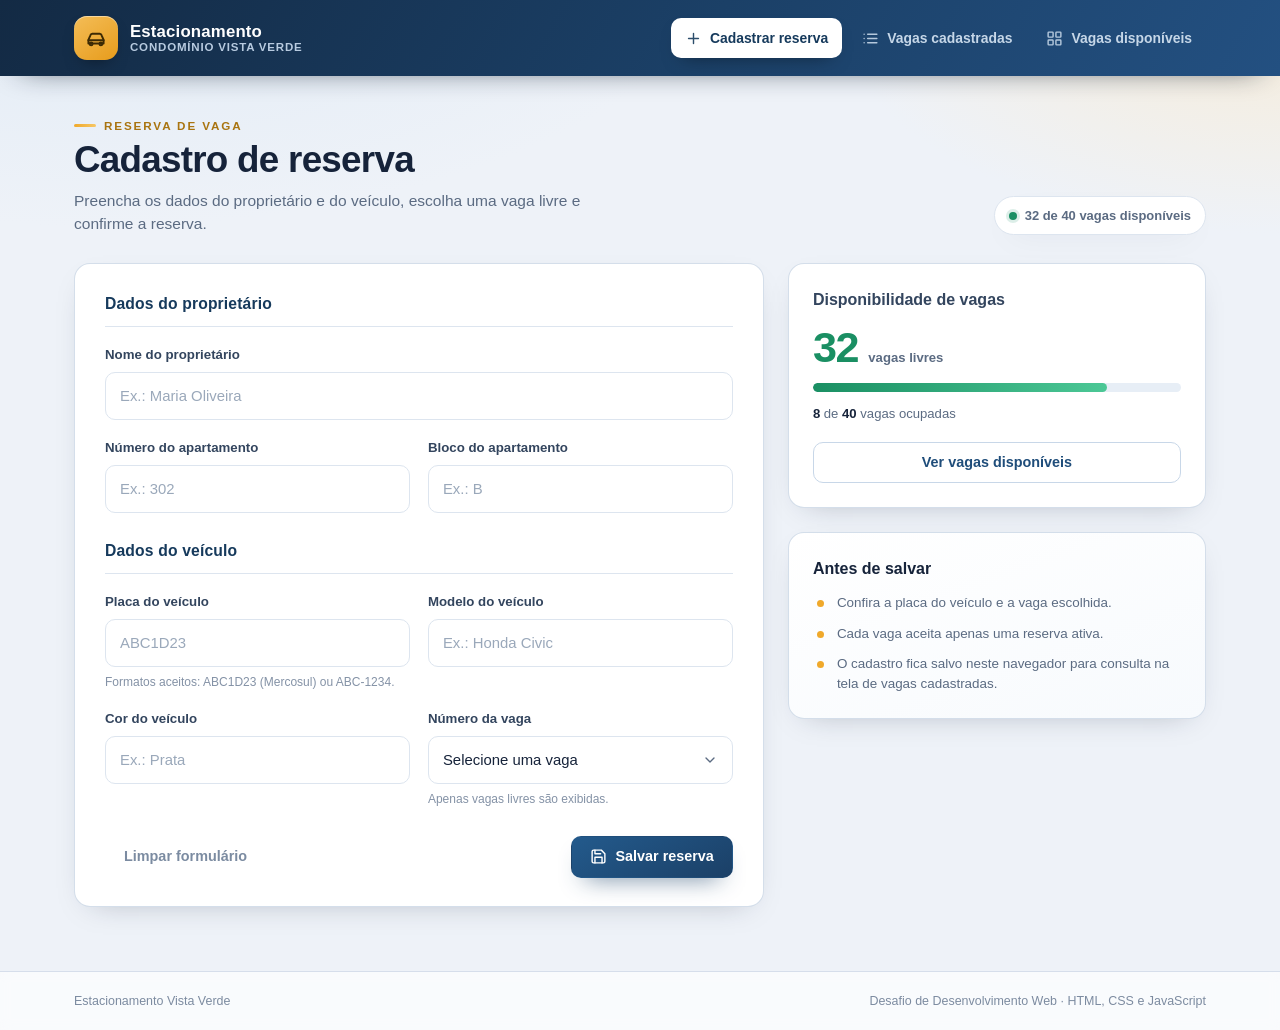
<file: index.html>
<!DOCTYPE html>
<html lang="pt-BR">
<head>
  <meta charset="UTF-8">
  <meta name="viewport" content="width=device-width, initial-scale=1.0">
  <meta name="description" content="Cadastro de reserva de vagas do estacionamento do Condomínio Vista Verde.">
  <title>Cadastro de reserva | Estacionamento Vista Verde</title>
  <link rel="stylesheet" href="css/style.css">
</head>
<body>
  <header class="topbar">
    <div class="container topbar__inner">
      <a class="brand" href="index.html" aria-label="Estacionamento Vista Verde - início">
        <span class="brand__mark" aria-hidden="true">
          <svg viewBox="0 0 24 24" fill="none" stroke="currentColor" stroke-width="1.8" stroke-linecap="round" stroke-linejoin="round">
            <path d="M5 17h14v-3.2l-1.8-4.3A2 2 0 0 0 15.4 8H8.6a2 2 0 0 0-1.8 1.5L5 13.8V17Z"/>
            <path d="M5 14h14"/>
            <circle cx="7.5" cy="17.5" r="1.3"/>
            <circle cx="16.5" cy="17.5" r="1.3"/>
          </svg>
        </span>
        <span class="brand__text">
          <span class="brand__name">Estacionamento</span>
          <span class="brand__sub">Condomínio Vista Verde</span>
        </span>
      </a>

      <nav class="nav" aria-label="Navegação principal">
        <a class="nav__link is-active" href="index.html" aria-current="page">
          <svg viewBox="0 0 24 24" fill="none" stroke="currentColor" stroke-width="2" stroke-linecap="round" stroke-linejoin="round" aria-hidden="true">
            <path d="M12 5v14M5 12h14"/>
          </svg>
          Cadastrar reserva
        </a>
        <a class="nav__link" href="vagas.html">
          <svg viewBox="0 0 24 24" fill="none" stroke="currentColor" stroke-width="2" stroke-linecap="round" stroke-linejoin="round" aria-hidden="true">
            <path d="M8 6h13M8 12h13M8 18h13M3 6h.01M3 12h.01M3 18h.01"/>
          </svg>
          Vagas cadastradas
        </a>
        <a class="nav__link" href="disponiveis.html">
          <svg viewBox="0 0 24 24" fill="none" stroke="currentColor" stroke-width="2" stroke-linecap="round" stroke-linejoin="round" aria-hidden="true">
            <rect x="3" y="3" width="7" height="7" rx="1"/>
            <rect x="14" y="3" width="7" height="7" rx="1"/>
            <rect x="3" y="14" width="7" height="7" rx="1"/>
            <rect x="14" y="14" width="7" height="7" rx="1"/>
          </svg>
          Vagas disponíveis
        </a>
      </nav>
    </div>
  </header>

  <main class="container page">
    <div class="page__header">
      <div class="page__heading">
        <span class="eyebrow">Reserva de vaga</span>
        <h1>Cadastro de reserva</h1>
        <p>Preencha os dados do proprietário e do veículo, escolha uma vaga livre e confirme a reserva.</p>
      </div>
      <span class="badge" id="resumo-vagas">Carregando vagas...</span>
    </div>

    <div class="layout-cadastro">
      <section class="card form-card" aria-labelledby="form-title">
        <form id="form-reserva">
          <fieldset class="form-section">
            <legend id="form-title">Dados do proprietário</legend>
            <div class="form-grid">
              <div class="field field--full">
                <label for="proprietario">Nome do proprietário</label>
                <input type="text" id="proprietario" name="proprietario" placeholder="Ex.: Maria Oliveira" maxlength="80" autocomplete="name" required>
              </div>
              <div class="field">
                <label for="apartamento">Número do apartamento</label>
                <input type="text" id="apartamento" name="apartamento" placeholder="Ex.: 302" maxlength="10" required>
              </div>
              <div class="field">
                <label for="bloco">Bloco do apartamento</label>
                <input type="text" id="bloco" name="bloco" placeholder="Ex.: B" maxlength="10" required>
              </div>
            </div>
          </fieldset>

          <fieldset class="form-section">
            <legend>Dados do veículo</legend>
            <div class="form-grid">
              <div class="field">
                <label for="placa">Placa do veículo</label>
                <input type="text" id="placa" name="placa" placeholder="ABC1D23" maxlength="8" autocomplete="off" spellcheck="false" required>
                <small class="field__hint">Formatos aceitos: ABC1D23 (Mercosul) ou ABC-1234.</small>
              </div>
              <div class="field">
                <label for="modelo">Modelo do veículo</label>
                <input type="text" id="modelo" name="modelo" placeholder="Ex.: Honda Civic" maxlength="60" required>
              </div>
              <div class="field">
                <label for="cor">Cor do veículo</label>
                <input type="text" id="cor" name="cor" list="lista-cores" placeholder="Ex.: Prata" maxlength="30" required>
                <datalist id="lista-cores">
                  <option value="Branco"></option>
                  <option value="Preto"></option>
                  <option value="Prata"></option>
                  <option value="Cinza"></option>
                  <option value="Vermelho"></option>
                  <option value="Azul"></option>
                  <option value="Verde"></option>
                  <option value="Amarelo"></option>
                  <option value="Laranja"></option>
                </datalist>
              </div>
              <div class="field">
                <label for="vaga">Número da vaga</label>
                <select id="vaga" name="vaga" required>
                  <option value="">Selecione uma vaga</option>
                </select>
                <small class="field__hint">Apenas vagas livres são exibidas.</small>
              </div>
            </div>
          </fieldset>

          <div class="form-erro" id="form-erro" role="alert" hidden></div>

          <div class="form-actions">
            <button type="reset" class="btn btn--ghost">Limpar formulário</button>
            <button type="submit" class="btn btn--primary" id="btn-salvar">
              <svg viewBox="0 0 24 24" fill="none" stroke="currentColor" stroke-width="2" stroke-linecap="round" stroke-linejoin="round" aria-hidden="true">
                <path d="M19 21H5a2 2 0 0 1-2-2V5a2 2 0 0 1 2-2h11l5 5v11a2 2 0 0 1-2 2Z"/>
                <path d="M17 21v-8H7v8M7 3v5h8"/>
              </svg>
              Salvar reserva
            </button>
          </div>
        </form>
      </section>

      <aside class="layout-cadastro__aside">
        <section class="card stat-card" aria-labelledby="stat-title">
          <h2 id="stat-title">Disponibilidade de vagas</h2>
          <div class="stat-card__value">
            <span id="livres-count">0</span>
            <small>vagas livres</small>
          </div>
          <div class="progress" aria-hidden="true">
            <span class="progress__bar" id="progress-bar"></span>
          </div>
          <p class="stat-card__legend">
            <strong id="ocupadas-count">0</strong> de
            <strong id="total-count">0</strong> vagas ocupadas
          </p>
          <a class="btn btn--outline btn--block" href="disponiveis.html">Ver vagas disponíveis</a>
        </section>

        <section class="card tips-card">
          <h2>Antes de salvar</h2>
          <ul>
            <li>Confira a placa do veículo e a vaga escolhida.</li>
            <li>Cada vaga aceita apenas uma reserva ativa.</li>
            <li>O cadastro fica salvo neste navegador para consulta na tela de vagas cadastradas.</li>
          </ul>
        </section>
      </aside>
    </div>
  </main>

  <footer class="footer">
    <div class="container footer__inner">
      <span>Estacionamento Vista Verde</span>
      <span>Desafio de Desenvolvimento Web · HTML, CSS e JavaScript</span>
    </div>
  </footer>

  <div class="modal" id="modal" role="dialog" aria-modal="true" aria-labelledby="modal-title" hidden>
    <div class="modal__overlay" data-modal-close></div>
    <div class="modal__dialog">
      <div class="modal__icon" data-modal-icon></div>
      <h2 class="modal__title" id="modal-title" data-modal-title></h2>
      <p class="modal__message" data-modal-message></p>
      <div class="modal__actions" data-modal-actions></div>
    </div>
  </div>

  <script src="js/config.js"></script>
  <script src="js/utils/Formatadores.js"></script>
  <script src="js/utils/Validador.js"></script>
  <script src="js/services/StorageService.js"></script>
  <script src="js/models/Reserva.js"></script>
  <script src="js/data/seed.js"></script>
  <script src="js/models/ReservaModel.js"></script>
  <script src="js/components/Modal.js"></script>
  <script src="js/views/CadastroView.js"></script>
  <script src="js/controllers/CadastroController.js"></script>
  <script src="js/pages/cadastro.js"></script>
</body>
</html>
</file>
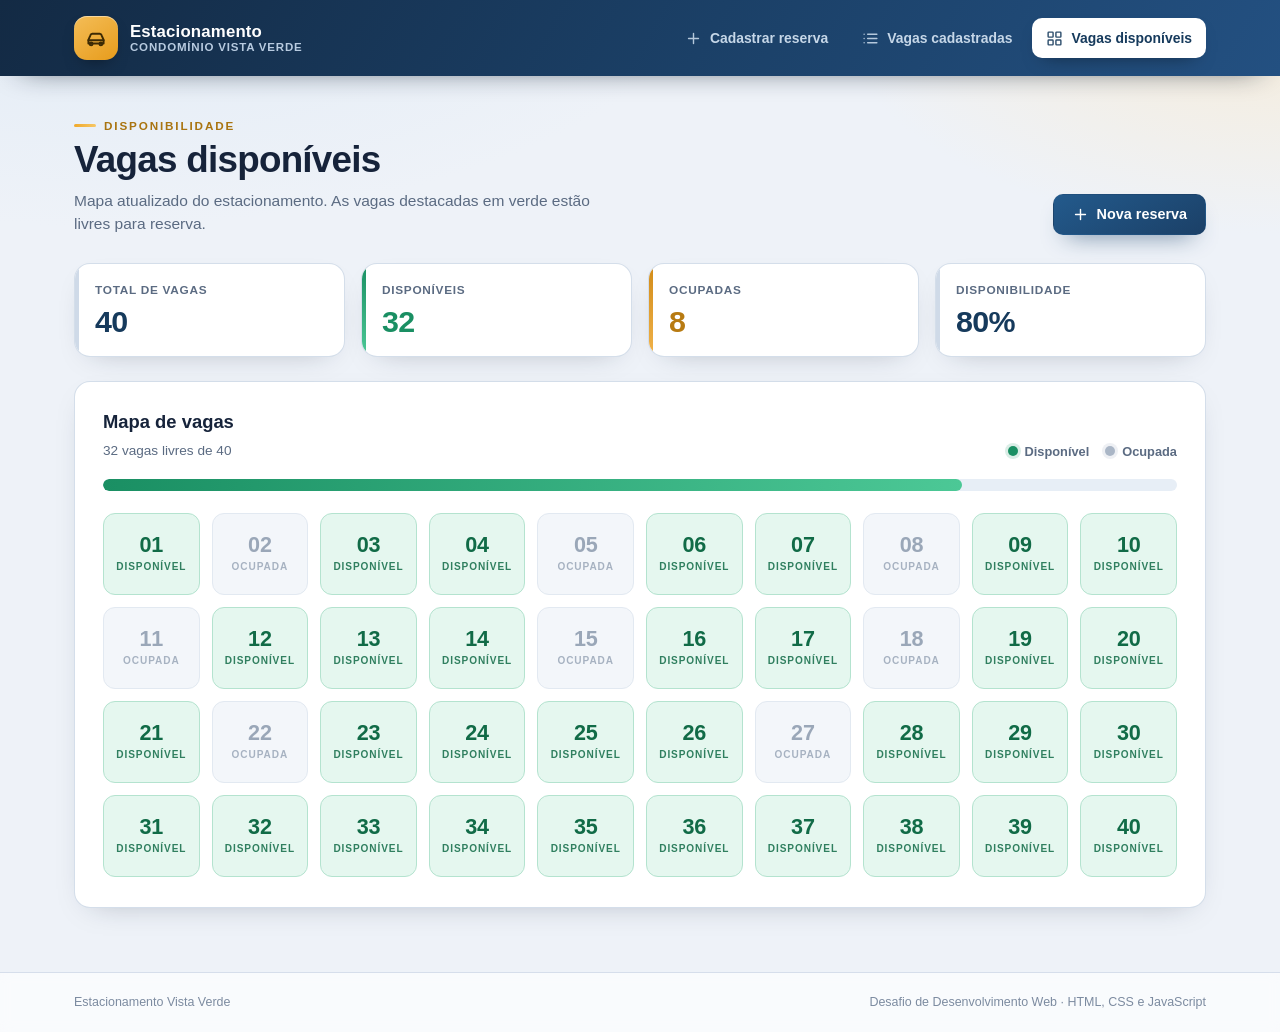
<file: disponiveis.html>
<!DOCTYPE html>
<html lang="pt-BR">
<head>
  <meta charset="UTF-8">
  <meta name="viewport" content="width=device-width, initial-scale=1.0">
  <meta name="description" content="Vagas de estacionamento disponíveis no Condomínio Vista Verde.">
  <title>Vagas disponíveis | Estacionamento Vista Verde</title>
  <link rel="stylesheet" href="css/style.css">
</head>
<body>
  <header class="topbar">
    <div class="container topbar__inner">
      <a class="brand" href="index.html" aria-label="Estacionamento Vista Verde - início">
        <span class="brand__mark" aria-hidden="true">
          <svg viewBox="0 0 24 24" fill="none" stroke="currentColor" stroke-width="1.8" stroke-linecap="round" stroke-linejoin="round">
            <path d="M5 17h14v-3.2l-1.8-4.3A2 2 0 0 0 15.4 8H8.6a2 2 0 0 0-1.8 1.5L5 13.8V17Z"/>
            <path d="M5 14h14"/>
            <circle cx="7.5" cy="17.5" r="1.3"/>
            <circle cx="16.5" cy="17.5" r="1.3"/>
          </svg>
        </span>
        <span class="brand__text">
          <span class="brand__name">Estacionamento</span>
          <span class="brand__sub">Condomínio Vista Verde</span>
        </span>
      </a>

      <nav class="nav" aria-label="Navegação principal">
        <a class="nav__link" href="index.html">
          <svg viewBox="0 0 24 24" fill="none" stroke="currentColor" stroke-width="2" stroke-linecap="round" stroke-linejoin="round" aria-hidden="true">
            <path d="M12 5v14M5 12h14"/>
          </svg>
          Cadastrar reserva
        </a>
        <a class="nav__link" href="vagas.html">
          <svg viewBox="0 0 24 24" fill="none" stroke="currentColor" stroke-width="2" stroke-linecap="round" stroke-linejoin="round" aria-hidden="true">
            <path d="M8 6h13M8 12h13M8 18h13M3 6h.01M3 12h.01M3 18h.01"/>
          </svg>
          Vagas cadastradas
        </a>
        <a class="nav__link is-active" href="disponiveis.html" aria-current="page">
          <svg viewBox="0 0 24 24" fill="none" stroke="currentColor" stroke-width="2" stroke-linecap="round" stroke-linejoin="round" aria-hidden="true">
            <rect x="3" y="3" width="7" height="7" rx="1"/>
            <rect x="14" y="3" width="7" height="7" rx="1"/>
            <rect x="3" y="14" width="7" height="7" rx="1"/>
            <rect x="14" y="14" width="7" height="7" rx="1"/>
          </svg>
          Vagas disponíveis
        </a>
      </nav>
    </div>
  </header>

  <main class="container page">
    <div class="page__header">
      <div class="page__heading">
        <span class="eyebrow">Disponibilidade</span>
        <h1>Vagas disponíveis</h1>
        <p>Mapa atualizado do estacionamento. As vagas destacadas em verde estão livres para reserva.</p>
      </div>
      <a class="btn btn--primary" href="index.html">
        <svg viewBox="0 0 24 24" fill="none" stroke="currentColor" stroke-width="2" stroke-linecap="round" stroke-linejoin="round" aria-hidden="true">
          <path d="M12 5v14M5 12h14"/>
        </svg>
        Nova reserva
      </a>
    </div>

    <section class="stats-row" aria-label="Resumo da disponibilidade">
      <article class="card stat-mini">
        <span class="stat-mini__label">Total de vagas</span>
        <strong class="stat-mini__value" id="disp-total">0</strong>
      </article>
      <article class="card stat-mini stat-mini--success">
        <span class="stat-mini__label">Disponíveis</span>
        <strong class="stat-mini__value" id="disp-livres">0</strong>
      </article>
      <article class="card stat-mini stat-mini--warning">
        <span class="stat-mini__label">Ocupadas</span>
        <strong class="stat-mini__value" id="disp-ocupadas">0</strong>
      </article>
      <article class="card stat-mini">
        <span class="stat-mini__label">Disponibilidade</span>
        <strong class="stat-mini__value" id="disp-percentual">0%</strong>
      </article>
    </section>

    <section class="card map-card" aria-labelledby="mapa-title">
      <div class="map-card__header">
        <div>
          <h2 id="mapa-title">Mapa de vagas</h2>
          <p class="map-card__sub" id="disp-resumo"></p>
        </div>
        <div class="legend" aria-label="Legenda">
          <span><i class="dot dot--free"></i> Disponível</span>
          <span><i class="dot dot--busy"></i> Ocupada</span>
        </div>
      </div>

      <div class="progress progress--lg" aria-hidden="true">
        <span class="progress__bar" id="disp-barra"></span>
      </div>

      <div class="grid-vagas" id="grid-vagas"></div>
    </section>
  </main>

  <footer class="footer">
    <div class="container footer__inner">
      <span>Estacionamento Vista Verde</span>
      <span>Desafio de Desenvolvimento Web · HTML, CSS e JavaScript</span>
    </div>
  </footer>

  <script src="js/config.js"></script>
  <script src="js/utils/Formatadores.js"></script>
  <script src="js/services/StorageService.js"></script>
  <script src="js/models/Reserva.js"></script>
  <script src="js/data/seed.js"></script>
  <script src="js/models/ReservaModel.js"></script>
  <script src="js/views/DisponiveisView.js"></script>
  <script src="js/controllers/DisponiveisController.js"></script>
  <script src="js/pages/disponiveis.js"></script>
</body>
</html>
</file>
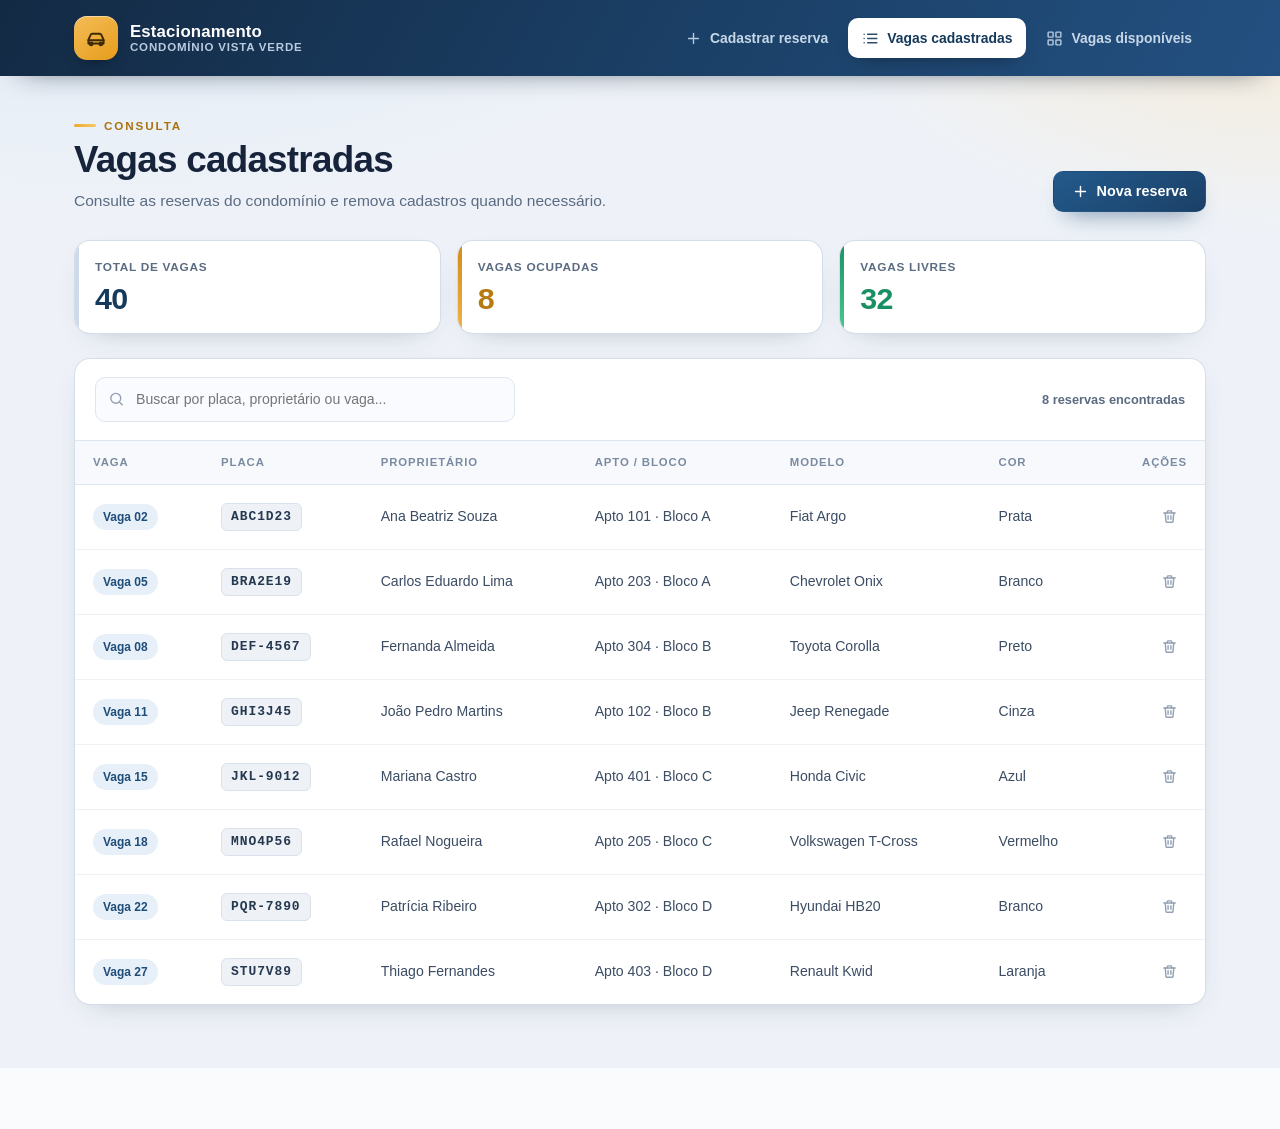
<file: vagas.html>
<!DOCTYPE html>
<html lang="pt-BR">
<head>
  <meta charset="UTF-8">
  <meta name="viewport" content="width=device-width, initial-scale=1.0">
  <meta name="description" content="Listagem das vagas de estacionamento cadastradas no Condomínio Vista Verde.">
  <title>Vagas cadastradas | Estacionamento Vista Verde</title>
  <link rel="stylesheet" href="css/style.css">
</head>
<body>
  <header class="topbar">
    <div class="container topbar__inner">
      <a class="brand" href="index.html" aria-label="Estacionamento Vista Verde - início">
        <span class="brand__mark" aria-hidden="true">
          <svg viewBox="0 0 24 24" fill="none" stroke="currentColor" stroke-width="1.8" stroke-linecap="round" stroke-linejoin="round">
            <path d="M5 17h14v-3.2l-1.8-4.3A2 2 0 0 0 15.4 8H8.6a2 2 0 0 0-1.8 1.5L5 13.8V17Z"/>
            <path d="M5 14h14"/>
            <circle cx="7.5" cy="17.5" r="1.3"/>
            <circle cx="16.5" cy="17.5" r="1.3"/>
          </svg>
        </span>
        <span class="brand__text">
          <span class="brand__name">Estacionamento</span>
          <span class="brand__sub">Condomínio Vista Verde</span>
        </span>
      </a>

      <nav class="nav" aria-label="Navegação principal">
        <a class="nav__link" href="index.html">
          <svg viewBox="0 0 24 24" fill="none" stroke="currentColor" stroke-width="2" stroke-linecap="round" stroke-linejoin="round" aria-hidden="true">
            <path d="M12 5v14M5 12h14"/>
          </svg>
          Cadastrar reserva
        </a>
        <a class="nav__link is-active" href="vagas.html" aria-current="page">
          <svg viewBox="0 0 24 24" fill="none" stroke="currentColor" stroke-width="2" stroke-linecap="round" stroke-linejoin="round" aria-hidden="true">
            <path d="M8 6h13M8 12h13M8 18h13M3 6h.01M3 12h.01M3 18h.01"/>
          </svg>
          Vagas cadastradas
        </a>
        <a class="nav__link" href="disponiveis.html">
          <svg viewBox="0 0 24 24" fill="none" stroke="currentColor" stroke-width="2" stroke-linecap="round" stroke-linejoin="round" aria-hidden="true">
            <rect x="3" y="3" width="7" height="7" rx="1"/>
            <rect x="14" y="3" width="7" height="7" rx="1"/>
            <rect x="3" y="14" width="7" height="7" rx="1"/>
            <rect x="14" y="14" width="7" height="7" rx="1"/>
          </svg>
          Vagas disponíveis
        </a>
      </nav>
    </div>
  </header>

  <main class="container page">
    <div class="page__header">
      <div class="page__heading">
        <span class="eyebrow">Consulta</span>
        <h1>Vagas cadastradas</h1>
        <p>Consulte as reservas do condomínio e remova cadastros quando necessário.</p>
      </div>
      <a class="btn btn--primary" href="index.html">
        <svg viewBox="0 0 24 24" fill="none" stroke="currentColor" stroke-width="2" stroke-linecap="round" stroke-linejoin="round" aria-hidden="true">
          <path d="M12 5v14M5 12h14"/>
        </svg>
        Nova reserva
      </a>
    </div>

    <section class="stats-row" aria-label="Resumo das vagas">
      <article class="card stat-mini">
        <span class="stat-mini__label">Total de vagas</span>
        <strong class="stat-mini__value" id="stat-total">0</strong>
      </article>
      <article class="card stat-mini stat-mini--warning">
        <span class="stat-mini__label">Vagas ocupadas</span>
        <strong class="stat-mini__value" id="stat-ocupadas">0</strong>
      </article>
      <article class="card stat-mini stat-mini--success">
        <span class="stat-mini__label">Vagas livres</span>
        <strong class="stat-mini__value" id="stat-livres">0</strong>
      </article>
    </section>

    <section class="card table-card" aria-labelledby="tabela-title">
      <div class="table-toolbar">
        <h2 class="sr-only" id="tabela-title">Lista de reservas</h2>
        <div class="search">
          <svg viewBox="0 0 24 24" fill="none" stroke="currentColor" stroke-width="2" stroke-linecap="round" stroke-linejoin="round" aria-hidden="true">
            <circle cx="11" cy="11" r="7"/>
            <path d="m20 20-3.2-3.2"/>
          </svg>
          <input type="search" id="busca" placeholder="Buscar por placa, proprietário ou vaga..." aria-label="Buscar reservas">
        </div>
        <span class="table-toolbar__count" id="contador-resultados"></span>
      </div>

      <div class="table-wrap">
        <table class="tabela" id="tabela-vagas">
          <thead>
            <tr>
              <th scope="col">Vaga</th>
              <th scope="col">Placa</th>
              <th scope="col">Proprietário</th>
              <th scope="col">Apto / Bloco</th>
              <th scope="col">Modelo</th>
              <th scope="col">Cor</th>
              <th scope="col" class="text-right">Ações</th>
            </tr>
          </thead>
          <tbody id="tabela-corpo"></tbody>
        </table>

        <div class="empty-state" id="tabela-vazia" hidden>
          <span class="empty-state__icon" aria-hidden="true">
            <svg viewBox="0 0 24 24" fill="none" stroke="currentColor" stroke-width="1.8" stroke-linecap="round" stroke-linejoin="round">
              <path d="M5 17h14v-3.2l-1.8-4.3A2 2 0 0 0 15.4 8H8.6a2 2 0 0 0-1.8 1.5L5 13.8V17Z"/>
              <path d="M5 14h14"/>
              <circle cx="7.5" cy="17.5" r="1.3"/>
              <circle cx="16.5" cy="17.5" r="1.3"/>
            </svg>
          </span>
          <h2>Nenhuma reserva encontrada</h2>
          <p>Ajuste os termos da busca ou cadastre uma nova reserva.</p>
          <a class="btn btn--primary" href="index.html">Cadastrar reserva</a>
        </div>
      </div>
    </section>
  </main>

  <footer class="footer">
    <div class="container footer__inner">
      <span>Estacionamento Vista Verde</span>
      <span>Desafio de Desenvolvimento Web · HTML, CSS e JavaScript</span>
    </div>
  </footer>

  <div class="toast" id="toast" role="status" aria-live="polite" hidden>
    <svg viewBox="0 0 24 24" fill="none" stroke="currentColor" stroke-width="2.2" stroke-linecap="round" stroke-linejoin="round" aria-hidden="true">
      <path d="m5 12.5 4.5 4.5L19 7.5"/>
    </svg>
    <span id="toast-mensagem"></span>
  </div>

  <div class="modal" id="modal" role="dialog" aria-modal="true" aria-labelledby="modal-title" hidden>
    <div class="modal__overlay" data-modal-close></div>
    <div class="modal__dialog">
      <div class="modal__icon" data-modal-icon></div>
      <h2 class="modal__title" id="modal-title" data-modal-title></h2>
      <p class="modal__message" data-modal-message></p>
      <div class="modal__actions" data-modal-actions></div>
    </div>
  </div>

  <script src="js/config.js"></script>
  <script src="js/utils/Formatadores.js"></script>
  <script src="js/utils/Validador.js"></script>
  <script src="js/services/StorageService.js"></script>
  <script src="js/models/Reserva.js"></script>
  <script src="js/data/seed.js"></script>
  <script src="js/models/ReservaModel.js"></script>
  <script src="js/components/Modal.js"></script>
  <script src="js/views/ListaView.js"></script>
  <script src="js/controllers/ListaController.js"></script>
  <script src="js/pages/vagas.js"></script>
</body>
</html>
</file>
<file: css/style.css>
*,
*::before,
*::after {
  box-sizing: border-box;
}

[hidden] {
  display: none !important;
}

:root {
  --bg: #eef2f8;
  --surface: #ffffff;
  --surface-2: #f7f9fc;
  --ink: #16233a;
  --ink-soft: #5b6b82;
  --line: #dde5ef;
  --primary: #1f4d7a;
  --primary-dark: #163a5c;
  --primary-soft: #e7f0f8;
  --accent: #f0a92b;
  --success: #1a8f63;
  --success-soft: #e5f7ef;
  --danger: #cf4040;
  --danger-soft: #fdeaea;
  --radius: 16px;
  --radius-sm: 10px;
  --shadow: 0 10px 30px -18px rgba(22, 35, 58, 0.35);
  --shadow-lg: 0 25px 60px -30px rgba(22, 35, 58, 0.45);
  --font: "Segoe UI", "Inter", Roboto, "Helvetica Neue", Arial, sans-serif;
}

html {
  -webkit-text-size-adjust: 100%;
}

body {
  margin: 0;
  min-height: 100vh;
  display: flex;
  flex-direction: column;
  font-family: var(--font);
  font-size: 16px;
  line-height: 1.5;
  color: var(--ink);
  background:
    radial-gradient(1200px 600px at 8% -10%, #dfeaf5 0%, transparent 55%),
    radial-gradient(1000px 520px at 100% 0%, #f7ecd8 0%, transparent 45%),
    var(--bg);
}

::selection {
  background: rgba(240, 169, 43, 0.35);
}

h1,
h2,
h3,
p {
  margin-top: 0;
}

img,
svg {
  display: block;
}

a {
  color: var(--primary);
}

.container {
  width: 100%;
  max-width: 1180px;
  margin-inline: auto;
  padding-inline: 24px;
}

.sr-only {
  position: absolute;
  width: 1px;
  height: 1px;
  padding: 0;
  margin: -1px;
  overflow: hidden;
  clip: rect(0, 0, 0, 0);
  white-space: nowrap;
  border: 0;
}

a.btn:focus-visible,
button:focus-visible {
  outline: 3px solid rgba(240, 169, 43, 0.7);
  outline-offset: 2px;
}

.topbar {
  position: sticky;
  top: 0;
  z-index: 40;
  color: #fff;
  background: linear-gradient(120deg, #132a44 0%, #1b4067 55%, #235081 100%);
  box-shadow: 0 12px 30px -22px rgba(11, 25, 42, 0.9);
}

.topbar__inner {
  display: flex;
  align-items: center;
  justify-content: space-between;
  gap: 24px;
  min-height: 76px;
  padding-block: 12px;
}

.brand {
  display: flex;
  align-items: center;
  gap: 12px;
  color: inherit;
  text-decoration: none;
}

.brand__mark {
  flex: 0 0 auto;
  width: 44px;
  height: 44px;
  display: grid;
  place-items: center;
  border-radius: 13px;
  color: #3c2a04;
  background: linear-gradient(145deg, #f4bd57, #e79c1c);
  box-shadow:
    inset 0 1px 0 rgba(255, 255, 255, 0.45),
    0 8px 18px -10px rgba(0, 0, 0, 0.6);
}

.brand__mark svg {
  width: 26px;
  height: 26px;
}

.brand__text {
  display: flex;
  flex-direction: column;
  line-height: 1.15;
}

.brand__name {
  font-size: 1.05rem;
  font-weight: 700;
  letter-spacing: 0.01em;
}

.brand__sub {
  font-size: 0.72rem;
  font-weight: 600;
  letter-spacing: 0.07em;
  text-transform: uppercase;
  color: #b8cbe0;
}

.nav {
  display: flex;
  align-items: center;
  gap: 6px;
  flex-wrap: wrap;
}

.nav__link {
  display: inline-flex;
  align-items: center;
  gap: 8px;
  padding: 10px 14px;
  border-radius: 10px;
  color: #c6d7e8;
  text-decoration: none;
  font-size: 0.87rem;
  font-weight: 600;
  transition: background 0.18s, color 0.18s;
}

.nav__link svg {
  width: 17px;
  height: 17px;
  opacity: 0.9;
}

.nav__link:hover {
  background: rgba(255, 255, 255, 0.09);
  color: #fff;
}

.nav__link.is-active {
  background: #fff;
  color: var(--primary-dark);
  box-shadow: 0 8px 20px -12px rgba(0, 0, 0, 0.6);
}

.page {
  flex: 1;
  padding-top: 34px;
  padding-bottom: 64px;
}

.page__header {
  display: flex;
  align-items: flex-end;
  justify-content: space-between;
  gap: 24px;
  margin-bottom: 28px;
}

.page__heading h1 {
  margin: 6px 0 8px;
  font-size: clamp(1.7rem, 3.4vw, 2.3rem);
  line-height: 1.1;
  letter-spacing: -0.02em;
}

.page__heading p {
  margin: 0;
  max-width: 62ch;
  font-size: 0.97rem;
  color: var(--ink-soft);
}

.eyebrow {
  display: inline-flex;
  align-items: center;
  gap: 8px;
  font-size: 0.73rem;
  font-weight: 700;
  letter-spacing: 0.16em;
  text-transform: uppercase;
  color: #a97410;
}

.eyebrow::before {
  content: "";
  width: 22px;
  height: 3px;
  border-radius: 99px;
  background: linear-gradient(90deg, var(--accent), #f6c766);
}

.badge {
  display: inline-flex;
  align-items: center;
  gap: 8px;
  padding: 9px 14px;
  border-radius: 999px;
  border: 1px solid var(--line);
  background: #fff;
  color: var(--ink-soft);
  font-size: 0.81rem;
  font-weight: 600;
  white-space: nowrap;
  box-shadow: var(--shadow);
}

.badge::before {
  content: "";
  width: 8px;
  height: 8px;
  border-radius: 50%;
  background: var(--success);
  box-shadow: 0 0 0 3px rgba(26, 143, 99, 0.15);
}

.card {
  background: var(--surface);
  border: 1px solid rgba(208, 219, 232, 0.9);
  border-radius: var(--radius);
  box-shadow: var(--shadow);
}

.layout-cadastro {
  display: grid;
  grid-template-columns: minmax(0, 1.65fr) minmax(280px, 1fr);
  align-items: start;
  gap: 24px;
}

.layout-cadastro__aside {
  display: flex;
  flex-direction: column;
  gap: 24px;
}

.form-card {
  padding: 28px 30px;
}

.form-section {
  min-width: 0;
  margin: 0 0 26px;
  padding: 0;
  border: 0;
}

.form-section:last-of-type {
  margin-bottom: 22px;
}

.form-section legend {
  display: block;
  width: 100%;
  margin-bottom: 18px;
  padding: 0 0 10px;
  border-bottom: 1px solid var(--line);
  color: var(--primary-dark);
  font-size: 0.98rem;
  font-weight: 700;
  letter-spacing: 0.01em;
}

.form-grid {
  display: grid;
  grid-template-columns: repeat(2, minmax(0, 1fr));
  gap: 18px;
}

.field {
  display: flex;
  flex-direction: column;
  min-width: 0;
}

.field--full {
  grid-column: 1 / -1;
}

.field label {
  margin-bottom: 7px;
  color: #33455e;
  font-size: 0.83rem;
  font-weight: 600;
}

.field input,
.field select {
  width: 100%;
  padding: 12px 14px;
  border: 1.5px solid var(--line);
  border-radius: var(--radius-sm);
  background: #fff;
  color: var(--ink);
  font: inherit;
  font-size: 0.93rem;
  transition: border-color 0.18s, box-shadow 0.18s, background 0.18s;
}

.field input::placeholder {
  color: #9aa8ba;
}

.field input:hover,
.field select:hover {
  border-color: #c4d2e2;
}

.field input:focus,
.field select:focus {
  outline: none;
  border-color: var(--primary);
  box-shadow: 0 0 0 4px rgba(31, 77, 122, 0.12);
}

.field select {
  padding-right: 40px;
  appearance: none;
  -webkit-appearance: none;
  background-image: url("data:image/svg+xml,%3Csvg xmlns='http://www.w3.org/2000/svg' width='16' height='16' viewBox='0 0 24 24' fill='none' stroke='%235b6b82' stroke-width='2' stroke-linecap='round' stroke-linejoin='round'%3E%3Cpath d='m6 9 6 6 6-6'/%3E%3C/svg%3E");
  background-repeat: no-repeat;
  background-position: right 14px center;
  cursor: pointer;
}

.field select:disabled {
  background-color: #f4f7fb;
  color: #9aa8ba;
  cursor: not-allowed;
}

.field__hint {
  margin-top: 6px;
  font-size: 0.75rem;
  color: #8492a6;
}

.form-erro {
  display: flex;
  align-items: flex-start;
  gap: 10px;
  margin-bottom: 18px;
  padding: 12px 15px;
  border: 1px solid #f3c6c6;
  border-left: 4px solid var(--danger);
  border-radius: var(--radius-sm);
  background: var(--danger-soft);
  color: #8f2626;
  font-size: 0.87rem;
  font-weight: 500;
}

.form-erro::before {
  content: "!";
  flex: 0 0 auto;
  width: 18px;
  height: 18px;
  margin-top: 1px;
  display: grid;
  place-items: center;
  border-radius: 50%;
  background: var(--danger);
  color: #fff;
  font-size: 0.72rem;
  font-weight: 800;
}

.form-actions {
  display: flex;
  align-items: center;
  justify-content: space-between;
  gap: 12px;
  flex-wrap: wrap;
  padding-top: 6px;
}

.btn {
  display: inline-flex;
  align-items: center;
  justify-content: center;
  gap: 8px;
  padding: 11px 18px;
  border: 1.5px solid transparent;
  border-radius: var(--radius-sm);
  font: inherit;
  font-size: 0.9rem;
  font-weight: 600;
  line-height: 1.2;
  text-decoration: none;
  white-space: nowrap;
  cursor: pointer;
  transition:
    transform 0.16s,
    background 0.16s,
    box-shadow 0.16s,
    color 0.16s,
    border-color 0.16s;
}

.btn svg {
  flex: 0 0 auto;
  width: 17px;
  height: 17px;
}

.btn:disabled {
  opacity: 0.55;
  cursor: not-allowed;
  transform: none !important;
  box-shadow: none !important;
}

.btn--primary {
  background: linear-gradient(150deg, #235a8c, #1b4067);
  color: #fff;
  box-shadow: 0 12px 24px -14px rgba(24, 64, 103, 0.85);
}

.btn--primary:hover {
  background: linear-gradient(150deg, #2a679f, #1f4b78);
  transform: translateY(-1px);
}

.btn--outline {
  border-color: #c8d7e8;
  background: #fff;
  color: var(--primary);
}

.btn--outline:hover {
  border-color: var(--primary);
  background: var(--primary-soft);
}

.btn--secondary {
  border-color: #dbe4ef;
  background: #eef2f7;
  color: #3a4d66;
}

.btn--secondary:hover {
  background: #e3eaf2;
}

.btn--ghost {
  background: transparent;
  color: #7b8ba1;
}

.btn--ghost:hover {
  background: #f0f4f9;
  color: #43566f;
}

.btn--perigo {
  background: linear-gradient(150deg, #d84a4a, #b83232);
  color: #fff;
  box-shadow: 0 12px 24px -14px rgba(184, 50, 50, 0.8);
}

.btn--perigo:hover {
  background: linear-gradient(150deg, #e25858, #c53a3a);
  transform: translateY(-1px);
}

.btn--block {
  width: 100%;
}

.stat-card {
  padding: 24px;
}

.stat-card h2 {
  margin-bottom: 14px;
  color: #33455e;
  font-size: 1rem;
}

.stat-card__value {
  display: flex;
  align-items: baseline;
  gap: 10px;
  margin-bottom: 14px;
}

.stat-card__value span {
  color: var(--success);
  font-size: 2.7rem;
  font-weight: 800;
  line-height: 1;
  letter-spacing: -0.03em;
}

.stat-card__value small {
  color: var(--ink-soft);
  font-size: 0.82rem;
  font-weight: 600;
}

.progress {
  height: 9px;
  border-radius: 999px;
  background: #e7eef6;
  overflow: hidden;
}

.progress__bar {
  display: block;
  width: 0;
  height: 100%;
  border-radius: inherit;
  background: linear-gradient(90deg, #1a8f63, #4cc896);
  transition: width 0.5s ease;
}

.progress--lg {
  height: 12px;
  margin: 18px 0 22px;
}

.stat-card__legend {
  margin: 12px 0 18px;
  color: var(--ink-soft);
  font-size: 0.82rem;
}

.stat-card__legend strong {
  color: var(--ink);
}

.tips-card {
  padding: 24px;
  background: linear-gradient(160deg, #fff, #f7fafd);
}

.tips-card h2 {
  margin-bottom: 12px;
  font-size: 1rem;
}

.tips-card ul {
  display: flex;
  flex-direction: column;
  gap: 10px;
  margin: 0;
  padding: 0;
  list-style: none;
}

.tips-card li {
  position: relative;
  padding-left: 24px;
  color: var(--ink-soft);
  font-size: 0.84rem;
  line-height: 1.5;
}

.tips-card li::before {
  content: "";
  position: absolute;
  top: 7px;
  left: 4px;
  width: 7px;
  height: 7px;
  border-radius: 50%;
  background: var(--accent);
}

.stats-row {
  display: grid;
  grid-template-columns: repeat(auto-fit, minmax(160px, 1fr));
  gap: 16px;
  margin-bottom: 24px;
}

.stat-mini {
  position: relative;
  display: flex;
  flex-direction: column;
  gap: 6px;
  padding: 18px 20px;
  overflow: hidden;
}

.stat-mini::after {
  content: "";
  position: absolute;
  inset: 0 auto 0 0;
  width: 4px;
  background: #cfdae8;
}

.stat-mini--success::after {
  background: linear-gradient(#1a8f63, #4cc896);
}

.stat-mini--warning::after {
  background: linear-gradient(#d18b18, #f0b24a);
}

.stat-mini__label {
  color: var(--ink-soft);
  font-size: 0.74rem;
  font-weight: 700;
  letter-spacing: 0.06em;
  text-transform: uppercase;
}

.stat-mini__value {
  color: var(--primary-dark);
  font-size: 1.9rem;
  font-weight: 800;
  line-height: 1.05;
  letter-spacing: -0.02em;
}

.stat-mini--success .stat-mini__value {
  color: var(--success);
}

.stat-mini--warning .stat-mini__value {
  color: #b87b12;
}

.table-card {
  overflow: hidden;
}

.table-toolbar {
  display: flex;
  align-items: center;
  justify-content: space-between;
  gap: 16px;
  flex-wrap: wrap;
  padding: 18px 20px;
  border-bottom: 1px solid var(--line);
}

.search {
  position: relative;
  flex: 1 1 320px;
  max-width: 420px;
}

.search svg {
  position: absolute;
  top: 50%;
  left: 13px;
  width: 17px;
  height: 17px;
  color: #93a1b3;
  transform: translateY(-50%);
  pointer-events: none;
}

.search input {
  width: 100%;
  padding: 11px 14px 11px 40px;
  border: 1.5px solid var(--line);
  border-radius: var(--radius-sm);
  background: #f9fbfe;
  color: var(--ink);
  font: inherit;
  font-size: 0.88rem;
  transition: border-color 0.18s, box-shadow 0.18s, background 0.18s;
}

.search input:focus {
  outline: none;
  border-color: var(--primary);
  background: #fff;
  box-shadow: 0 0 0 4px rgba(31, 77, 122, 0.1);
}

.table-toolbar__count {
  color: var(--ink-soft);
  font-size: 0.8rem;
  font-weight: 600;
}

.table-wrap {
  overflow-x: auto;
}

.tabela {
  width: 100%;
  min-width: 780px;
  border-collapse: collapse;
}

.tabela th {
  padding: 13px 18px;
  border-bottom: 1px solid var(--line);
  background: #f7f9fc;
  color: #7a8aa0;
  font-size: 0.71rem;
  font-weight: 700;
  letter-spacing: 0.08em;
  text-align: left;
  text-transform: uppercase;
  white-space: nowrap;
}

.tabela td {
  padding: 14px 18px;
  border-bottom: 1px solid #eef2f7;
  color: #3b4c63;
  font-size: 0.88rem;
  vertical-align: middle;
}

.tabela tbody tr {
  transition: background 0.15s;
}

.tabela tbody tr:hover {
  background: #f9fbfe;
}

.tabela tbody tr:last-child td {
  border-bottom: none;
}

.text-right {
  text-align: right !important;
}

.pill {
  display: inline-flex;
  align-items: center;
  padding: 4px 10px;
  border-radius: 999px;
  background: var(--primary-soft);
  color: var(--primary);
  font-size: 0.75rem;
  font-weight: 700;
  white-space: nowrap;
}

.plate {
  display: inline-block;
  padding: 3px 9px;
  border: 1px solid #d8e1ec;
  border-radius: 6px;
  background: #eef2f7;
  color: #25384f;
  font-family: ui-monospace, SFMono-Regular, Menlo, Consolas, monospace;
  font-size: 0.81rem;
  font-weight: 700;
  letter-spacing: 0.07em;
  white-space: nowrap;
}

.icon-btn {
  display: inline-grid;
  place-items: center;
  width: 36px;
  height: 36px;
  border: 1px solid transparent;
  border-radius: 9px;
  background: transparent;
  color: #93a1b3;
  cursor: pointer;
  transition: background 0.16s, color 0.16s, border-color 0.16s;
}

.icon-btn svg {
  width: 17px;
  height: 17px;
}

.icon-btn:hover {
  border-color: #f3c6c6;
  background: var(--danger-soft);
  color: var(--danger);
}

.empty-state {
  display: flex;
  flex-direction: column;
  align-items: center;
  padding: 56px 24px;
  text-align: center;
}

.empty-state__icon {
  display: grid;
  place-items: center;
  width: 70px;
  height: 70px;
  margin-bottom: 16px;
  border-radius: 50%;
  background: var(--primary-soft);
  color: var(--primary);
}

.empty-state__icon svg {
  width: 34px;
  height: 34px;
}

.empty-state h2 {
  margin-bottom: 8px;
  font-size: 1.15rem;
}

.empty-state p {
  max-width: 38ch;
  margin-bottom: 20px;
  color: var(--ink-soft);
  font-size: 0.9rem;
}

.map-card {
  padding: 26px 28px 30px;
}

.map-card__header {
  display: flex;
  align-items: flex-end;
  justify-content: space-between;
  gap: 18px;
  flex-wrap: wrap;
}

.map-card__header h2 {
  margin: 0;
  font-size: 1.15rem;
}

.map-card__sub {
  margin: 5px 0 0;
  color: var(--ink-soft);
  font-size: 0.85rem;
}

.legend {
  display: flex;
  align-items: center;
  gap: 16px;
  color: var(--ink-soft);
  font-size: 0.8rem;
  font-weight: 600;
}

.legend span {
  display: inline-flex;
  align-items: center;
  gap: 7px;
}

.dot {
  display: inline-block;
  width: 10px;
  height: 10px;
  border-radius: 50%;
}

.dot--free {
  background: var(--success);
  box-shadow: 0 0 0 3px rgba(26, 143, 99, 0.16);
}

.dot--busy {
  background: #aab6c6;
  box-shadow: 0 0 0 3px rgba(170, 182, 198, 0.2);
}

.grid-vagas {
  display: grid;
  grid-template-columns: repeat(auto-fill, minmax(88px, 1fr));
  gap: 12px;
}

.vaga {
  display: flex;
  flex-direction: column;
  align-items: center;
  justify-content: center;
  gap: 3px;
  min-height: 82px;
  border: 1.5px solid;
  border-radius: 12px;
  transition: transform 0.16s, box-shadow 0.16s;
}

.vaga--livre {
  border-color: #b4e3cf;
  background: var(--success-soft);
  color: #116b47;
}

.vaga--livre:hover {
  transform: translateY(-2px);
  box-shadow: 0 12px 20px -14px rgba(17, 107, 71, 0.55);
}

.vaga--ocupada {
  border-color: #e2e9f1;
  background: #f3f6fa;
  color: #9aa7b8;
}

.vaga__numero {
  font-size: 1.35rem;
  font-weight: 800;
  line-height: 1;
  letter-spacing: -0.01em;
}

.vaga__status {
  font-size: 0.63rem;
  font-weight: 700;
  letter-spacing: 0.09em;
  text-transform: uppercase;
  opacity: 0.85;
}

.footer {
  margin-top: auto;
  border-top: 1px solid rgba(205, 216, 230, 0.8);
  background: rgba(255, 255, 255, 0.65);
  backdrop-filter: blur(6px);
}

.footer__inner {
  display: flex;
  align-items: center;
  justify-content: space-between;
  gap: 12px;
  flex-wrap: wrap;
  padding-block: 20px;
  color: #7c8ba0;
  font-size: 0.78rem;
}

.toast {
  position: fixed;
  right: 24px;
  bottom: 24px;
  z-index: 120;
  display: flex;
  align-items: center;
  gap: 10px;
  padding: 14px 18px;
  border-radius: 12px;
  background: #122a1f;
  color: #e6f8ef;
  font-size: 0.87rem;
  font-weight: 600;
  box-shadow: 0 20px 40px -18px rgba(8, 25, 17, 0.85);
  animation: toast-in 0.25s ease;
}

.toast svg {
  flex: 0 0 auto;
  width: 20px;
  height: 20px;
  color: #5ddba4;
}

@keyframes toast-in {
  from {
    opacity: 0;
    transform: translateY(12px);
  }
  to {
    opacity: 1;
    transform: translateY(0);
  }
}

.modal {
  position: fixed;
  inset: 0;
  z-index: 100;
  display: flex;
  align-items: center;
  justify-content: center;
  padding: 20px;
}

.modal__overlay {
  position: absolute;
  inset: 0;
  background: rgba(12, 22, 38, 0.55);
  backdrop-filter: blur(3px);
}

.modal__dialog {
  position: relative;
  width: 100%;
  max-width: 430px;
  padding: 30px 28px 24px;
  border-radius: 18px;
  background: #fff;
  text-align: center;
  box-shadow: var(--shadow-lg);
  animation: modal-in 0.22s ease;
}

.modal__icon {
  display: grid;
  place-items: center;
  width: 62px;
  height: 62px;
  margin: 0 auto 16px;
  border-radius: 50%;
}

.modal__icon svg {
  width: 30px;
  height: 30px;
}

.modal__icon--sucesso {
  background: var(--success-soft);
  color: var(--success);
}

.modal__icon--erro,
.modal__icon--perigo {
  background: var(--danger-soft);
  color: var(--danger);
}

.modal__icon--info {
  background: var(--primary-soft);
  color: var(--primary);
}

.modal__title {
  margin-bottom: 8px;
  font-size: 1.22rem;
  letter-spacing: -0.01em;
}

.modal__message {
  margin-bottom: 22px;
  color: var(--ink-soft);
  font-size: 0.94rem;
  line-height: 1.55;
}

.modal__actions {
  display: flex;
  justify-content: center;
  gap: 10px;
}

.modal__actions .btn {
  flex: 1;
}

body.modal-aberto {
  overflow: hidden;
}

@keyframes modal-in {
  from {
    opacity: 0;
    transform: translateY(10px) scale(0.98);
  }
  to {
    opacity: 1;
    transform: translateY(0) scale(1);
  }
}

@media (max-width: 980px) {
  .layout-cadastro {
    grid-template-columns: 1fr;
  }

  .layout-cadastro__aside {
    display: grid;
    grid-template-columns: repeat(2, minmax(0, 1fr));
    align-items: start;
  }
}

@media (max-width: 880px) {
  .topbar {
    position: static;
  }

  .topbar__inner {
    flex-direction: column;
    align-items: stretch;
    gap: 10px;
    padding-block: 14px;
  }

  .nav {
    justify-content: flex-start;
    overflow-x: auto;
    padding-bottom: 2px;
    scrollbar-width: thin;
  }

  .nav__link {
    flex: 0 0 auto;
    white-space: nowrap;
  }

  .page__header {
    flex-direction: column;
    align-items: flex-start;
  }
}

@media (max-width: 680px) {
  .container {
    padding-inline: 18px;
  }

  .page {
    padding-top: 26px;
    padding-bottom: 48px;
  }

  .layout-cadastro__aside {
    grid-template-columns: 1fr;
  }

  .form-grid {
    grid-template-columns: 1fr;
  }

  .form-card {
    padding: 22px 20px;
  }

  .form-actions {
    flex-direction: column-reverse;
    align-items: stretch;
  }

  .form-actions .btn {
    width: 100%;
  }

  .stats-row {
    grid-template-columns: repeat(2, minmax(0, 1fr));
  }

  .map-card {
    padding: 22px 20px 24px;
  }

  .toast {
    right: 18px;
    bottom: 18px;
    left: 18px;
    justify-content: center;
  }

  .modal__actions {
    flex-direction: column-reverse;
  }
}

@media (max-width: 420px) {
  .stats-row {
    grid-template-columns: 1fr;
  }

  .grid-vagas {
    grid-template-columns: repeat(auto-fill, minmax(76px, 1fr));
    gap: 10px;
  }

  .brand__sub {
    font-size: 0.65rem;
  }
}

@media (prefers-reduced-motion: reduce) {
  *,
  *::before,
  *::after {
    animation-duration: 0.01ms !important;
    animation-iteration-count: 1 !important;
    transition-duration: 0.01ms !important;
    scroll-behavior: auto !important;
  }
}
</file>
